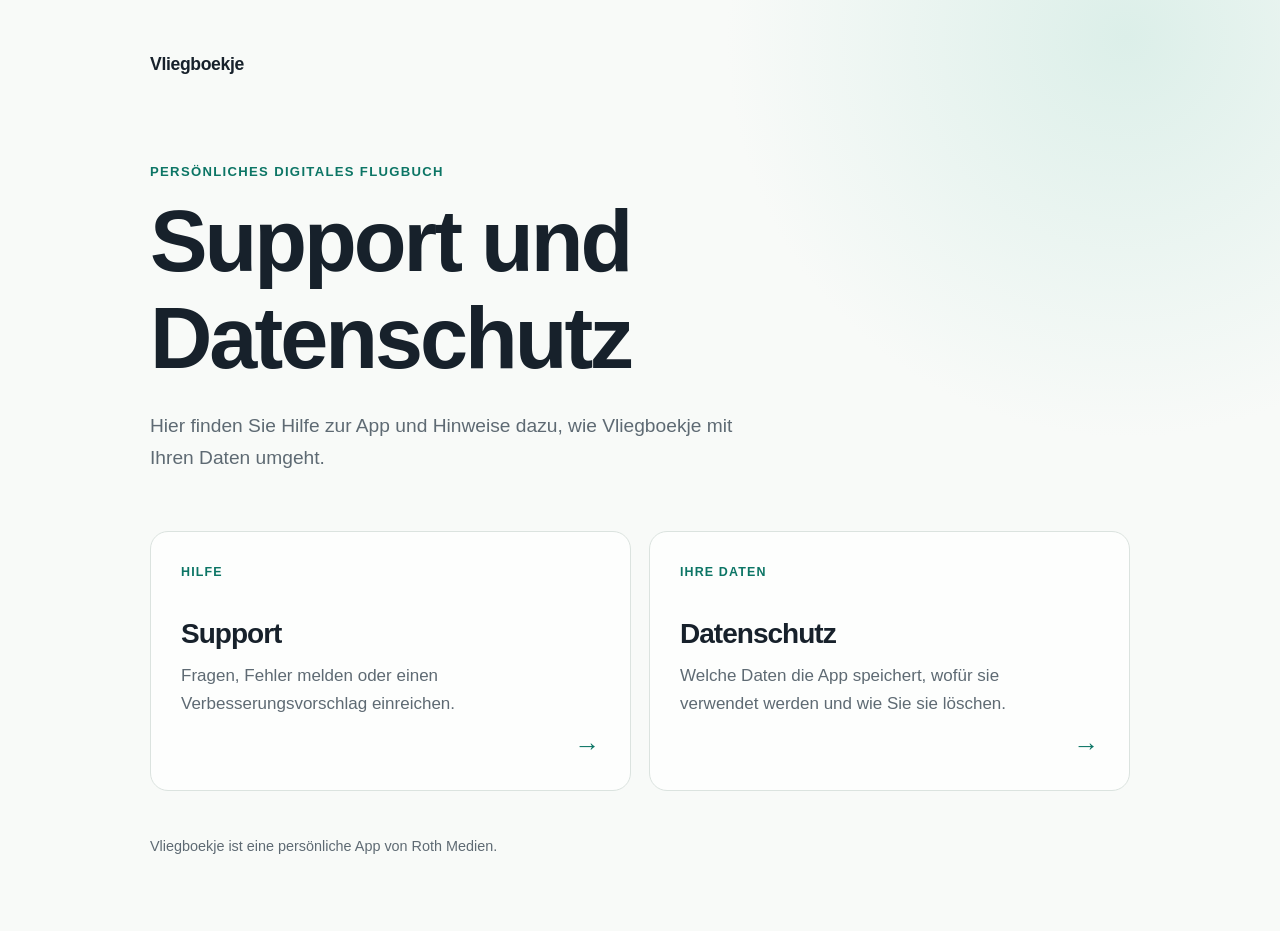
<file: docs/index.html>
<!doctype html>
<html lang="de">
  <head>
    <meta charset="utf-8">
    <meta name="viewport" content="width=device-width, initial-scale=1">
    <meta name="description" content="Support und Datenschutz für Vliegboekje.">
    <title>Vliegboekje – Support & Datenschutz</title>
    <link rel="stylesheet" href="assets/style.css">
  </head>
  <body>
    <main class="page">
      <a class="brand" href="./" aria-label="Vliegboekje Startseite">Vliegboekje</a>
      <section class="hero">
        <p class="eyebrow">Persönliches digitales Flugbuch</p>
        <h1>Support und Datenschutz</h1>
        <p class="lead">Hier finden Sie Hilfe zur App und Hinweise dazu, wie Vliegboekje mit Ihren Daten umgeht.</p>
      </section>

      <section class="cards" aria-label="Informationen">
        <a class="card" href="support.html">
          <span class="card-label">Hilfe</span>
          <h2>Support</h2>
          <p>Fragen, Fehler melden oder einen Verbesserungsvorschlag einreichen.</p>
          <span class="arrow" aria-hidden="true">→</span>
        </a>
        <a class="card" href="datenschutz.html">
          <span class="card-label">Ihre Daten</span>
          <h2>Datenschutz</h2>
          <p>Welche Daten die App speichert, wofür sie verwendet werden und wie Sie sie löschen.</p>
          <span class="arrow" aria-hidden="true">→</span>
        </a>
      </section>

      <p class="footer-note">Vliegboekje ist eine persönliche App von Roth Medien.</p>
    </main>
  </body>
</html>
</file>
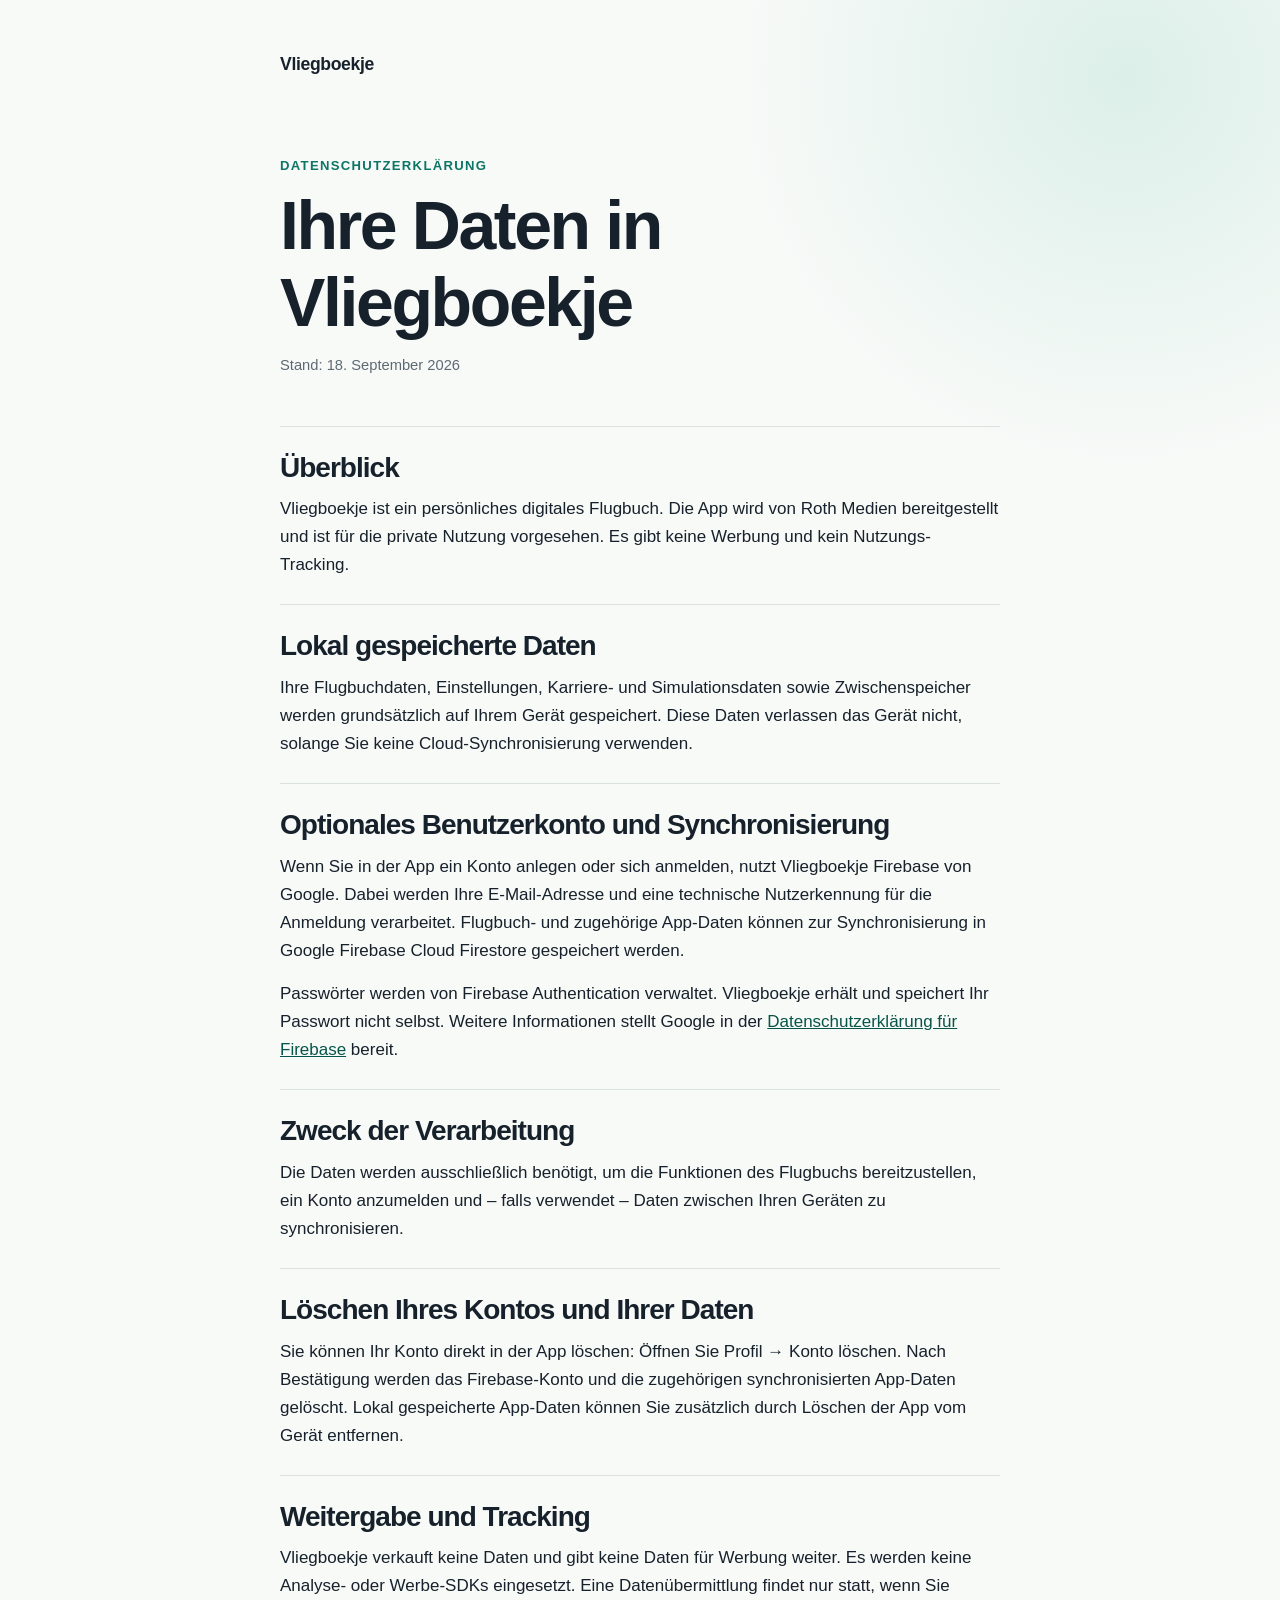
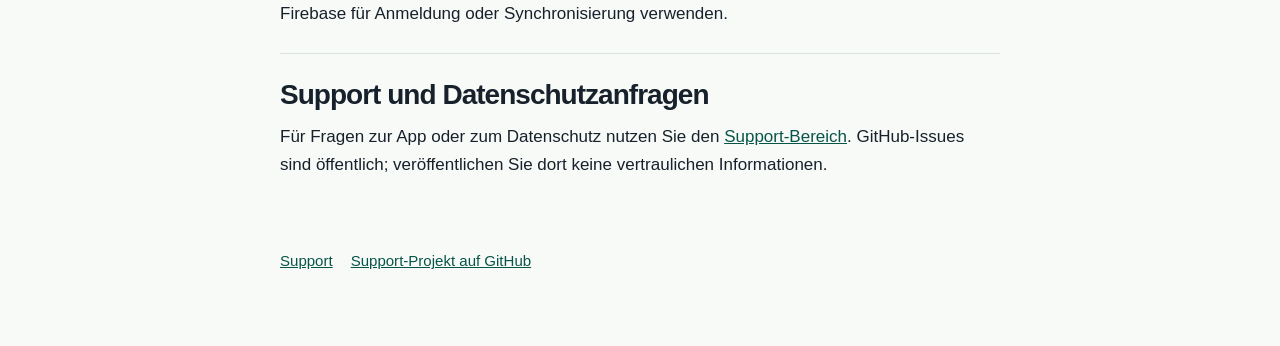
<file: docs/datenschutz.html>
<!doctype html>
<html lang="de">
  <head>
    <meta charset="utf-8">
    <meta name="viewport" content="width=device-width, initial-scale=1">
    <meta name="description" content="Datenschutzerklärung für Vliegboekje.">
    <title>Datenschutzerklärung – Vliegboekje</title>
    <link rel="stylesheet" href="assets/style.css">
  </head>
  <body>
    <main class="page narrow legal">
      <a class="brand" href="./">Vliegboekje</a>
      <p class="eyebrow">Datenschutzerklärung</p>
      <h1>Ihre Daten in Vliegboekje</h1>
      <p class="updated">Stand: 18. September 2026</p>

      <section>
        <h2>Überblick</h2>
        <p>Vliegboekje ist ein persönliches digitales Flugbuch. Die App wird von Roth Medien bereitgestellt und ist für die private Nutzung vorgesehen. Es gibt keine Werbung und kein Nutzungs-Tracking.</p>
      </section>

      <section>
        <h2>Lokal gespeicherte Daten</h2>
        <p>Ihre Flugbuchdaten, Einstellungen, Karriere- und Simulationsdaten sowie Zwischenspeicher werden grundsätzlich auf Ihrem Gerät gespeichert. Diese Daten verlassen das Gerät nicht, solange Sie keine Cloud-Synchronisierung verwenden.</p>
      </section>

      <section>
        <h2>Optionales Benutzerkonto und Synchronisierung</h2>
        <p>Wenn Sie in der App ein Konto anlegen oder sich anmelden, nutzt Vliegboekje Firebase von Google. Dabei werden Ihre E-Mail-Adresse und eine technische Nutzerkennung für die Anmeldung verarbeitet. Flugbuch- und zugehörige App-Daten können zur Synchronisierung in Google Firebase Cloud Firestore gespeichert werden.</p>
        <p>Passwörter werden von Firebase Authentication verwaltet. Vliegboekje erhält und speichert Ihr Passwort nicht selbst. Weitere Informationen stellt Google in der <a href="https://firebase.google.com/support/privacy">Datenschutzerklärung für Firebase</a> bereit.</p>
      </section>

      <section>
        <h2>Zweck der Verarbeitung</h2>
        <p>Die Daten werden ausschließlich benötigt, um die Funktionen des Flugbuchs bereitzustellen, ein Konto anzumelden und – falls verwendet – Daten zwischen Ihren Geräten zu synchronisieren.</p>
      </section>

      <section>
        <h2>Löschen Ihres Kontos und Ihrer Daten</h2>
        <p>Sie können Ihr Konto direkt in der App löschen: Öffnen Sie Profil → Konto löschen. Nach Bestätigung werden das Firebase-Konto und die zugehörigen synchronisierten App-Daten gelöscht. Lokal gespeicherte App-Daten können Sie zusätzlich durch Löschen der App vom Gerät entfernen.</p>
      </section>

      <section>
        <h2>Weitergabe und Tracking</h2>
        <p>Vliegboekje verkauft keine Daten und gibt keine Daten für Werbung weiter. Es werden keine Analyse- oder Werbe-SDKs eingesetzt. Eine Datenübermittlung findet nur statt, wenn Sie Firebase für Anmeldung oder Synchronisierung verwenden.</p>
      </section>

      <section>
        <h2>Support und Datenschutzanfragen</h2>
        <p>Für Fragen zur App oder zum Datenschutz nutzen Sie den <a href="support.html">Support-Bereich</a>. GitHub-Issues sind öffentlich; veröffentlichen Sie dort keine vertraulichen Informationen.</p>
      </section>

      <nav class="footer-nav" aria-label="Weiterführende Seiten">
        <a href="support.html">Support</a>
        <a href="https://github.com/Giraffe94/vliegboekje-support">Support-Projekt auf GitHub</a>
      </nav>
    </main>
  </body>
</html>
</file>
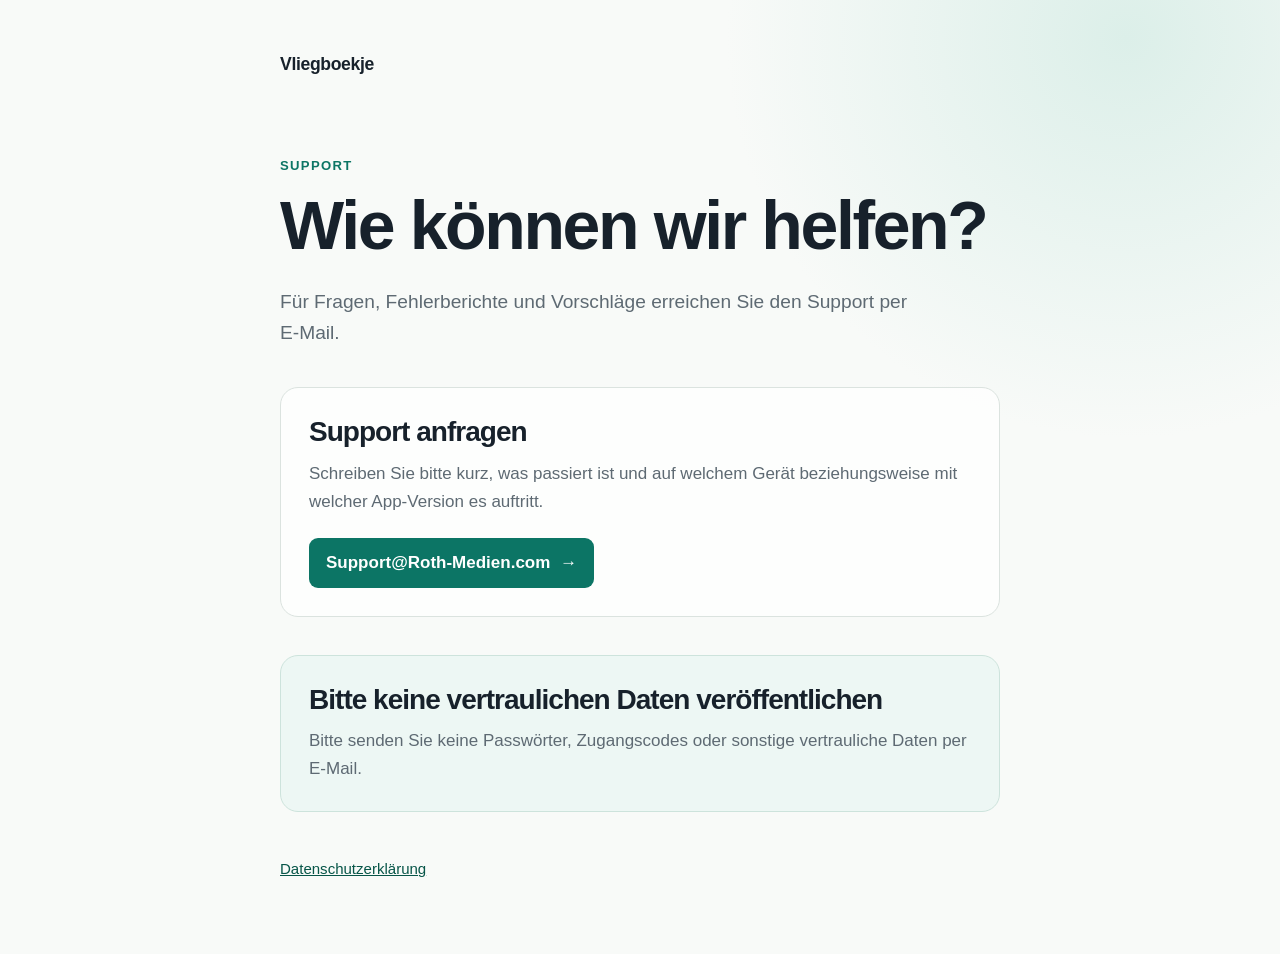
<file: docs/support.html>
<!doctype html>
<html lang="de">
  <head>
    <meta charset="utf-8">
    <meta name="viewport" content="width=device-width, initial-scale=1">
    <meta name="description" content="Support für Vliegboekje.">
    <title>Support – Vliegboekje</title>
    <link rel="stylesheet" href="assets/style.css">
  </head>
  <body>
    <main class="page narrow">
      <a class="brand" href="./">Vliegboekje</a>
      <p class="eyebrow">Support</p>
      <h1>Wie können wir helfen?</h1>
      <p class="lead">Für Fragen, Fehlerberichte und Vorschläge erreichen Sie den Support per E-Mail.</p>

      <section class="content-card">
        <h2>Support anfragen</h2>
        <p>Schreiben Sie bitte kurz, was passiert ist und auf welchem Gerät beziehungsweise mit welcher App-Version es auftritt.</p>
        <a class="button" href="mailto:Support@Roth-Medien.com">Support@Roth-Medien.com <span aria-hidden="true">→</span></a>
      </section>

      <section class="notice">
        <h2>Bitte keine vertraulichen Daten veröffentlichen</h2>
        <p>Bitte senden Sie keine Passwörter, Zugangscodes oder sonstige vertrauliche Daten per E-Mail.</p>
      </section>

      <nav class="footer-nav" aria-label="Weiterführende Seiten">
        <a href="datenschutz.html">Datenschutzerklärung</a>
      </nav>
    </main>
  </body>
</html>
</file>
<file: docs/assets/style.css>
:root {
  --ink: #17212b;
  --muted: #5e6a73;
  --paper: #f8faf8;
  --line: #dbe3df;
  --accent: #0c7565;
  --accent-dark: #075548;
}

* { box-sizing: border-box; }

body {
  margin: 0;
  color: var(--ink);
  background: radial-gradient(circle at 88% 4%, #dcefe9 0, transparent 25rem), var(--paper);
  font-family: ui-sans-serif, -apple-system, BlinkMacSystemFont, "Segoe UI", sans-serif;
  font-size: 17px;
  line-height: 1.65;
}

.page { width: min(100% - 40px, 980px); margin: 0 auto; padding: 50px 0 72px; }
.narrow { width: min(100% - 40px, 720px); }
.brand { display: inline-block; color: var(--ink); font-weight: 750; font-size: 1.1rem; text-decoration: none; letter-spacing: -.02em; }
.hero { padding: 82px 0 58px; max-width: 700px; }
.eyebrow { margin: 0 0 10px; color: var(--accent); font-size: .82rem; font-weight: 800; letter-spacing: .1em; text-transform: uppercase; }
h1, h2 { line-height: 1.13; letter-spacing: -.035em; }
h1 { margin: 0; max-width: 760px; font-size: clamp(2.5rem, 7vw, 5.4rem); }
h2 { margin: 0 0 12px; font-size: clamp(1.35rem, 3vw, 1.75rem); }
.lead { max-width: 630px; margin: 22px 0 0; color: var(--muted); font-size: 1.2rem; }
.cards { display: grid; grid-template-columns: repeat(2, minmax(0, 1fr)); gap: 18px; }
.card, .content-card, .notice { border: 1px solid var(--line); border-radius: 18px; background: rgba(255, 255, 255, .78); }
.card { position: relative; min-height: 260px; padding: 30px; color: var(--ink); text-decoration: none; transition: transform .18s ease, border-color .18s ease, box-shadow .18s ease; }
.card:hover { transform: translateY(-3px); border-color: #a1c9bf; box-shadow: 0 12px 28px rgba(24, 63, 54, .09); }
.card-label { display: block; margin-bottom: 35px; color: var(--accent); font-size: .78rem; font-weight: 800; letter-spacing: .09em; text-transform: uppercase; }
.card p { max-width: 330px; margin: 0; color: var(--muted); }
.arrow { position: absolute; right: 30px; bottom: 24px; color: var(--accent); font-size: 1.6rem; }
.footer-note { margin: 44px 0 0; color: var(--muted); font-size: .9rem; }
.narrow > .eyebrow { margin-top: 76px; }
.narrow > h1 { font-size: clamp(2.35rem, 6vw, 4.25rem); }
.content-card, .notice { margin-top: 38px; padding: 28px; }
.notice { background: #edf7f4; border-color: #cde3dc; }
.content-card p, .notice p { margin: 0; color: var(--muted); }
.button { display: inline-flex; gap: 10px; align-items: center; margin-top: 22px; padding: 11px 17px; border-radius: 9px; background: var(--accent); color: white; font-weight: 750; text-decoration: none; }
.button:hover { background: var(--accent-dark); }
.footer-nav { display: flex; flex-wrap: wrap; gap: 18px; margin-top: 45px; font-size: .94rem; }
a { color: var(--accent-dark); }
.updated { margin: 13px 0 48px; color: var(--muted); font-size: .92rem; }
.legal > section { padding: 25px 0; border-top: 1px solid var(--line); }
.legal > section p { margin: 0 0 15px; }
.legal > section p:last-child { margin-bottom: 0; }

@media (max-width: 620px) {
  .page { width: min(100% - 32px, 980px); padding-top: 30px; }
  .hero { padding: 60px 0 44px; }
  .cards { grid-template-columns: 1fr; }
  .card { min-height: 220px; }
}
</file>
